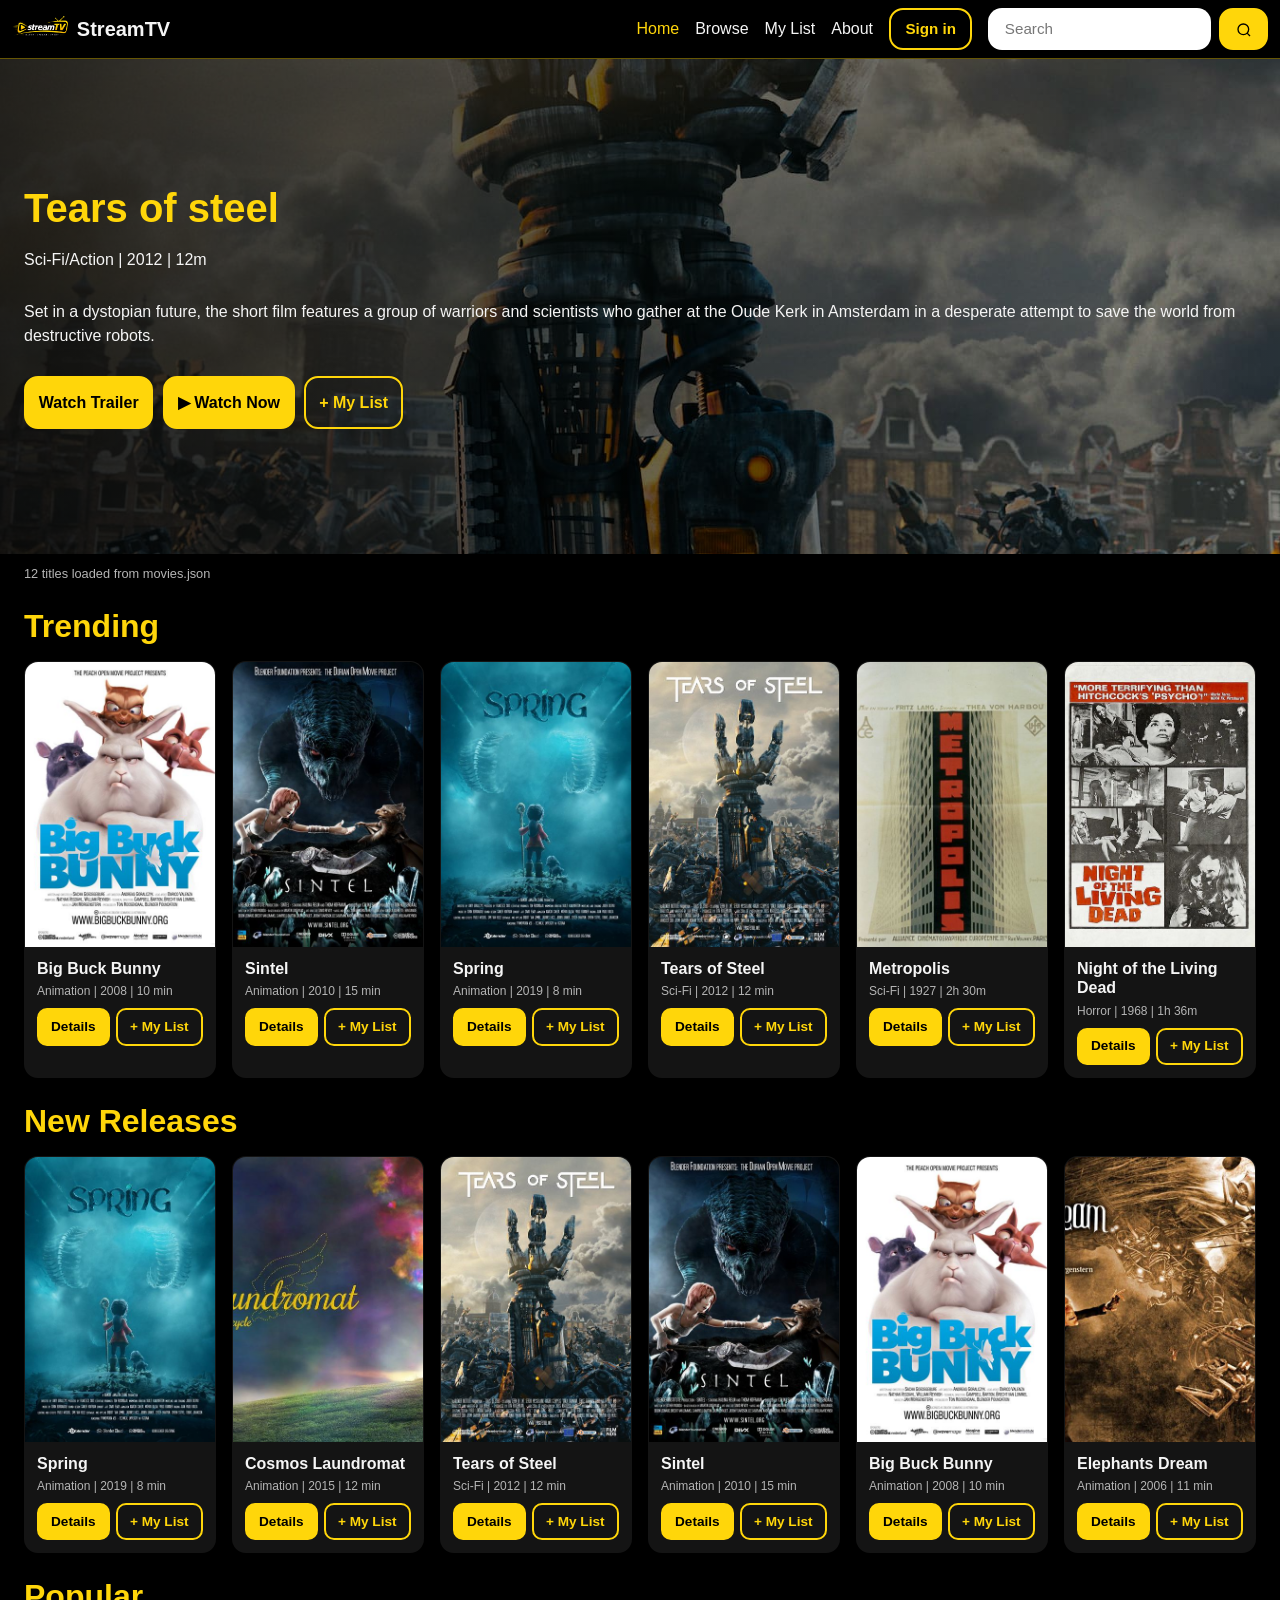
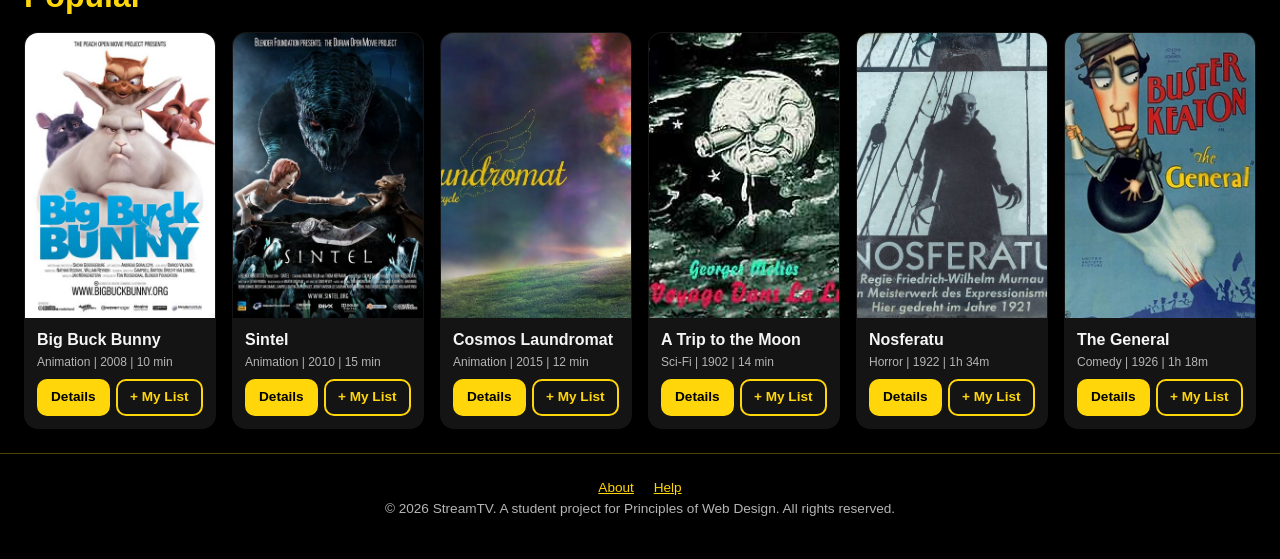
<file: index.html>
<!DOCTYPE html>
<html lang="en">
<head>
    <meta charset="UTF-8">
    <meta name="viewport" content="width=device-width, initial-scale=1.0">
    <title>StreamTV | Home</title>
    <link href="https://cdn.jsdelivr.net/npm/bootstrap@5.3.3/dist/css/bootstrap.min.css" rel="stylesheet">
    <link rel="stylesheet" href="streamtv.css">
</head>
<body>
    <header>
        <nav class="navbar navbar-expand-lg navbar-dark" aria-label="Main navigation">
            <div class="container-fluid">
                <a class="navbar-brand" href="index.html">
                    <img src="STREAMTV.webp" alt="StreamTV logo" height="32">
                    <span>StreamTV</span>
                </a>
                <button class="navbar-toggler" type="button" data-bs-toggle="collapse" data-bs-target="#mainNav" aria-controls="mainNav" aria-expanded="false" aria-label="Toggle navigation">
                    <span class="navbar-toggler-icon"></span>
                </button>
                <div class="collapse navbar-collapse" id="mainNav">
                    <ul class="navbar-nav ms-auto mb-2 mb-lg-0 align-items-lg-center">
                        <li class="nav-item"><a class="nav-link active" aria-current="page" href="index.html">Home</a></li>
                        <li class="nav-item"><a class="nav-link" href="browse.html">Browse</a></li>
                        <li class="nav-item"><a class="nav-link" href="mylist.html">My List</a></li>
                        <li class="nav-item"><a class="nav-link" href="about.html">About</a></li>
                        <li id="signinItem" class="nav-item"><a class="btn btn-outline-warning ms-lg-2" href="signin.html">Sign in</a></li>
                        <li id="logoutItem" class="nav-item" hidden><button type="button" id="logoutBtn" class="btn btn-outline-warning ms-lg-2">Log out</button></li>
                    </ul>
                    <form class="d-flex ms-lg-3" role="search">
                        <label for="search_input" class="visually-hidden">Search</label>
                        <input class="form-control me-2" type="search" id="search_input" placeholder="Search">
                        <button class="btn btn-warning" type="submit" aria-label="search">
                             <svg width="16" height="16" viewBox="0 0 24 24" fill="none" stroke="currentColor" stroke-width="2">
                                 <circle cx="11" cy="11" r="8"></circle>
                                 <line x1="21" y1="21" x2="16.65" y2="16.65"></line>
                             </svg>
                        </button>
                    </form>
                </div>
            </div>
        </nav>
    </header>

    <main>
        <section id="Hero" aria-labelledby="hero-title">
            <h1 id="hero-title">Tears of steel</h1>
            <p>Sci-Fi/Action | 2012 | 12m</p>
            <p>Set in a dystopian future, the short film features a group of warriors and scientists who gather at the Oude Kerk in Amsterdam in a desperate attempt to save the world from destructive robots.</p>
            <div class="hero-buttons">
                <a href="https://www.youtube.com/watch?v=R6MlUcmOul8" target="_blank" rel="noopener" class="btn btn-warning">Watch Trailer</a>
                <button type="button" id="heroWatchBtn" class="btn btn-warning" data-id="6">▶ Watch Now</button>
                <button type="button" id="heroListBtn" class="btn btn-outline-warning list-btn" data-id="6">+ My List</button>
            </div>
        </section>

        <p id="Data_status" class="data-status" role="status" aria-live="polite"></p>

        <section id="Trending">
            <h2>Trending</h2>
            <div id="Trending-row"></div>
        </section>

        <section id="New_releases">
            <h2>New Releases</h2>
            <div id="New_releases-row"></div>
        </section>

        <section id="Popular">
            <h2>Popular</h2>
            <div id="Popular-row"></div>
        </section>

    </main>

    <footer>
        <nav aria-label="Footer navigation">
            <a href="about.html">About</a>
            <a href="about.html#faq">Help</a>
        </nav>
        <p>&copy; 2026 StreamTV. A student project for Principles of Web Design. All rights reserved.</p>
    </footer>

    <script src="https://cdn.jsdelivr.net/npm/bootstrap@5.3.3/dist/js/bootstrap.bundle.min.js"></script>
    <script src="nav.js"></script>
    <script src="movies.js"></script>
    <script src="data.js"></script>
    <script src="list.js"></script>
    <script src="cards.js"></script>
    <script src="home.js"></script>
</body>
</html>
</file>
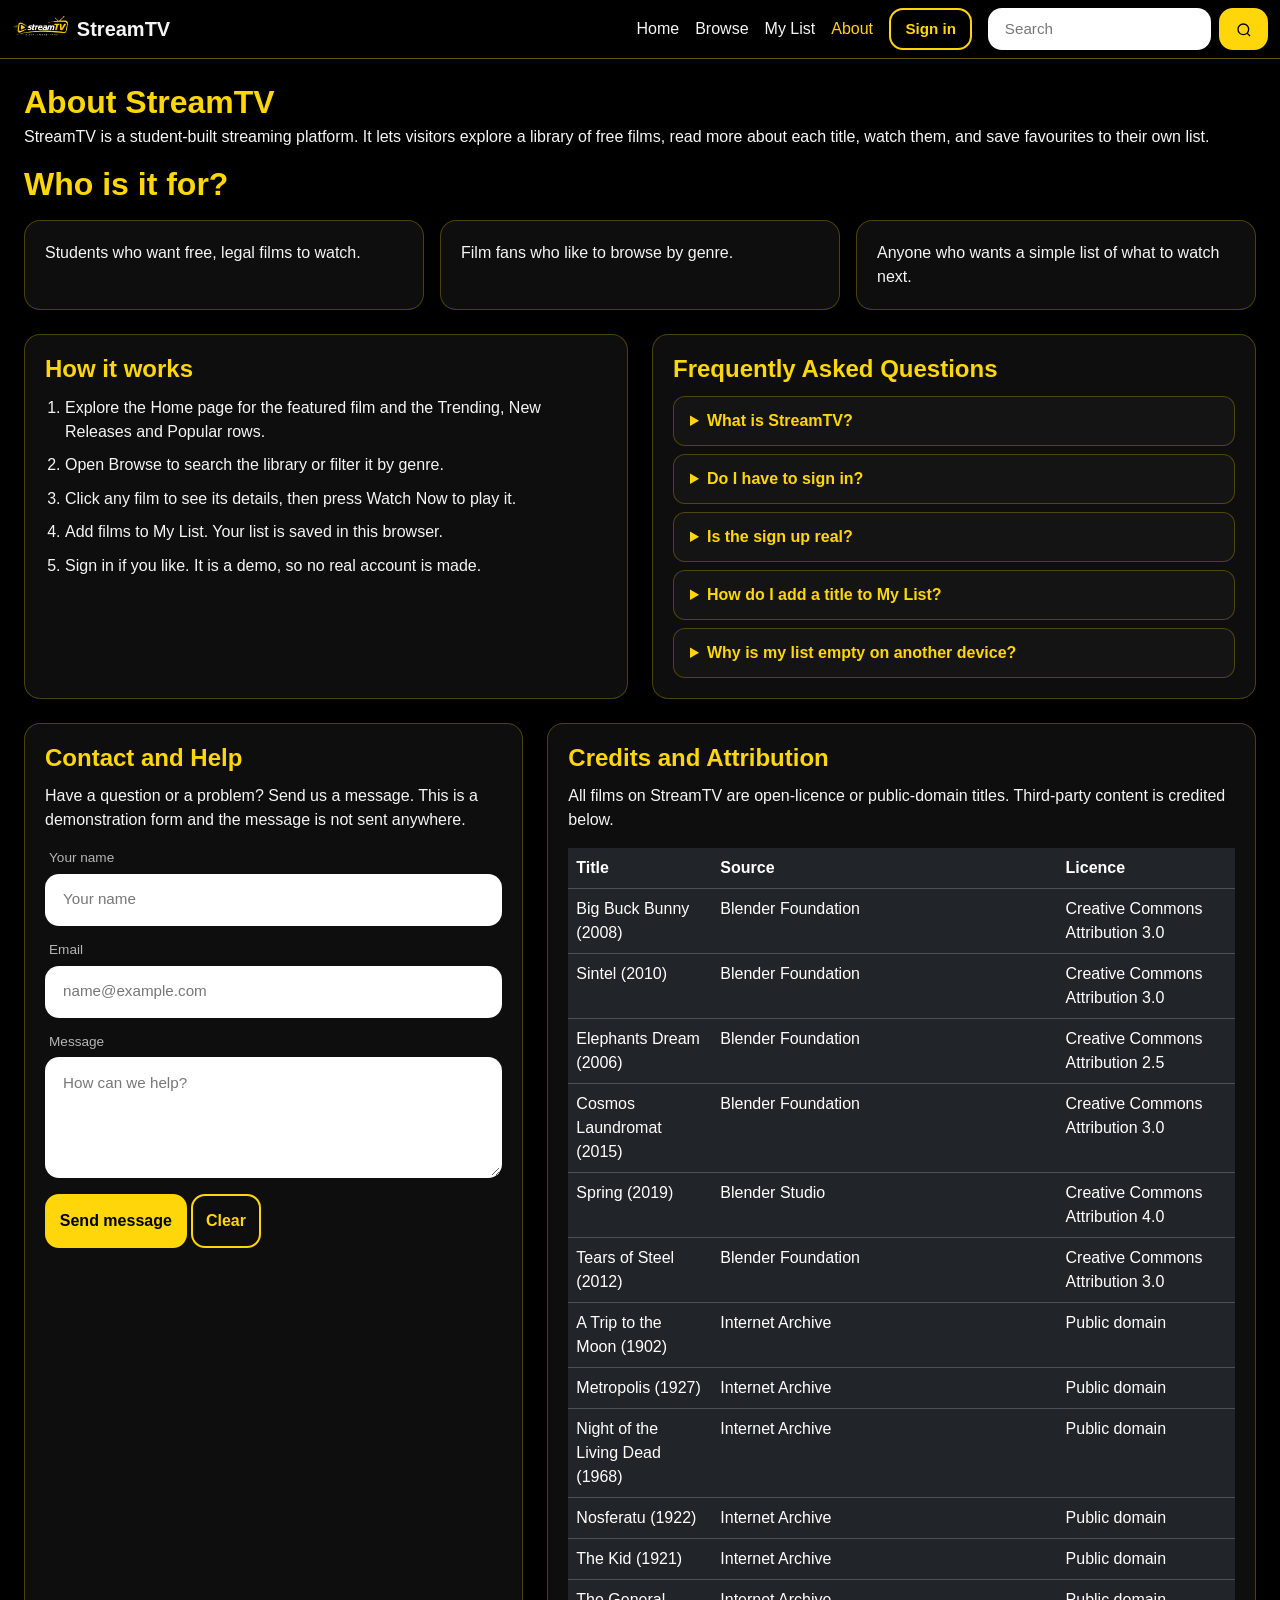
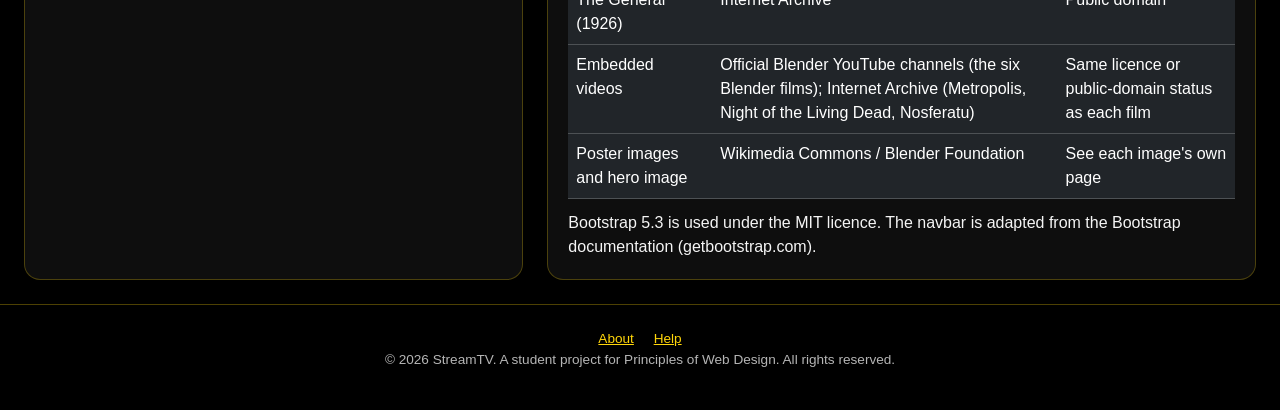
<file: about.html>
<!DOCTYPE html>
<html lang="en">
<head>
    <meta charset="UTF-8">
    <meta name="viewport" content="width=device-width, initial-scale=1.0">
    <title>StreamTV | About and Help</title>
    <link href="https://cdn.jsdelivr.net/npm/bootstrap@5.3.3/dist/css/bootstrap.min.css" rel="stylesheet">
    <link rel="stylesheet" href="streamtv.css">
</head>
<body>
    <header>
        <nav class="navbar navbar-expand-lg navbar-dark" aria-label="Main navigation">
            <div class="container-fluid">
                <a class="navbar-brand" href="index.html">
                    <img src="STREAMTV.webp" alt="StreamTV logo" height="32">
                    <span>StreamTV</span>
                </a>
                <button class="navbar-toggler" type="button" data-bs-toggle="collapse" data-bs-target="#mainNav" aria-controls="mainNav" aria-expanded="false" aria-label="Toggle navigation">
                    <span class="navbar-toggler-icon"></span>
                </button>
                <div class="collapse navbar-collapse" id="mainNav">
                    <ul class="navbar-nav ms-auto mb-2 mb-lg-0 align-items-lg-center">
                        <li class="nav-item"><a class="nav-link" href="index.html">Home</a></li>
                        <li class="nav-item"><a class="nav-link" href="browse.html">Browse</a></li>
                        <li class="nav-item"><a class="nav-link" href="mylist.html">My List</a></li>
                        <li class="nav-item"><a class="nav-link active" aria-current="page" href="about.html">About</a></li>
                        <li id="signinItem" class="nav-item"><a class="btn btn-outline-warning ms-lg-2" href="signin.html">Sign in</a></li>
                        <li id="logoutItem" class="nav-item" hidden><button type="button" id="logoutBtn" class="btn btn-outline-warning ms-lg-2">Log out</button></li>
                    </ul>
                    <form class="d-flex ms-lg-3" role="search">
                        <label for="search_input" class="visually-hidden">Search</label>
                        <input class="form-control me-2" type="search" id="search_input" placeholder="Search">
                        <button class="btn btn-warning" type="submit" aria-label="search">
                             <svg width="16" height="16" viewBox="0 0 24 24" fill="none" stroke="currentColor" stroke-width="2">
                                 <circle cx="11" cy="11" r="8"></circle>
                                 <line x1="21" y1="21" x2="16.65" y2="16.65"></line>
                             </svg>
                        </button>
                    </form>
                </div>
            </div>
        </nav>
    </header>

    <main>
        <section id="About" aria-labelledby="about-title">
            <h1 id="about-title">About StreamTV</h1>
            <p>StreamTV is a student-built streaming platform. It lets visitors explore a library of free films, read more about each title, watch them, and save favourites to their own list.</p>

            <h2>Who is it for?</h2>
            <div class="row g-3">
                <div class="col-md-4"><div class="about-panel"><p>Students who want free, legal films to watch.</p></div></div>
                <div class="col-md-4"><div class="about-panel"><p>Film fans who like to browse by genre.</p></div></div>
                <div class="col-md-4"><div class="about-panel"><p>Anyone who wants a simple list of what to watch next.</p></div></div>
            </div>
        </section>

        <section id="HowFaq" aria-label="How it works and frequently asked questions">
            <div class="row g-4">
                <div class="col-lg-6">
                    <div class="about-panel">
                        <h2 id="how-title">How it works</h2>
                        <ol>
                            <li>Explore the Home page for the featured film and the Trending, New Releases and Popular rows.</li>
                            <li>Open Browse to search the library or filter it by genre.</li>
                            <li>Click any film to see its details, then press Watch Now to play it.</li>
                            <li>Add films to My List. Your list is saved in this browser.</li>
                            <li>Sign in if you like. It is a demo, so no real account is made.</li>
                        </ol>
                    </div>
                </div>
                <div class="col-lg-6" id="faq">
                    <div class="about-panel">
                        <h2 id="faq-title">Frequently Asked Questions</h2>

                        <details>
                            <summary>What is StreamTV?</summary>
                            <p>StreamTV is a student project for Principles of Web Design. It is not a real streaming service.</p>
                        </details>

                        <details>
                            <summary>Do I have to sign in?</summary>
                            <p>No. You can browse and watch without signing in. Signing in is a demonstration and only changes the Sign in button to Log out.</p>
                        </details>

                        <details>
                            <summary>Is the sign up real?</summary>
                            <p>No. The sign up and sign in forms are demonstrations. No account is created and no password is stored.</p>
                        </details>

                        <details>
                            <summary>How do I add a title to My List?</summary>
                            <p>Press + My List on any film, on any page, or open the film and press it there.</p>
                        </details>

                        <details>
                            <summary>Why is my list empty on another device?</summary>
                            <p>My List is saved in your browser, so it does not follow you to other browsers or devices.</p>
                        </details>
                    </div>
                </div>
            </div>
        </section>

        <section id="ContactCredits" aria-label="Contact and credits">
            <div class="row g-4">
                <div class="col-lg-5" id="Contact">
                    <div class="about-panel">
                        <h2 id="contact-title">Contact and Help</h2>
                        <p>Have a question or a problem? Send us a message. This is a demonstration form and the message is not sent anywhere.</p>

                        <form id="Contact_form">
                            <label for="contact_name">Your name</label>
                            <input type="text" class="form-control" id="contact_name" placeholder="Your name" required minlength="2" pattern="[A-Za-z\u00C0-\u00FF' \-]{2,}" title="Letters only, no numbers" autocomplete="name">

                            <label for="contact_email">Email</label>
                            <input type="email" class="form-control" id="contact_email" placeholder="name@example.com" required>

                            <label for="contact_message">Message</label>
                            <textarea class="form-control" id="contact_message" rows="4" placeholder="How can we help?" required minlength="10"></textarea>

                            <button type="submit" class="btn btn-warning mt-3">Send message</button>
                            <button type="reset" class="btn btn-outline-warning mt-3">Clear</button>
                        </form>

                        <p id="Contact_status" role="status" aria-live="polite"></p>
                    </div>
                </div>

                <div class="col-lg-7" id="Credits">
                    <div class="about-panel">
                        <h2 id="credits-title">Credits and Attribution</h2>
                        <p>All films on StreamTV are open-licence or public-domain titles. Third-party content is credited below.</p>

                        <div class="table-responsive">
                            <table class="table table-dark">
                                <thead>
                                    <tr><th>Title</th><th>Source</th><th>Licence</th></tr>
                                </thead>
                                <tbody>
                                    <tr><td>Big Buck Bunny (2008)</td><td>Blender Foundation</td><td>Creative Commons Attribution 3.0</td></tr>
                                    <tr><td>Sintel (2010)</td><td>Blender Foundation</td><td>Creative Commons Attribution 3.0</td></tr>
                                    <tr><td>Elephants Dream (2006)</td><td>Blender Foundation</td><td>Creative Commons Attribution 2.5</td></tr>
                                    <tr><td>Cosmos Laundromat (2015)</td><td>Blender Foundation</td><td>Creative Commons Attribution 3.0</td></tr>
                                    <tr><td>Spring (2019)</td><td>Blender Studio</td><td>Creative Commons Attribution 4.0</td></tr>
                                    <tr><td>Tears of Steel (2012)</td><td>Blender Foundation</td><td>Creative Commons Attribution 3.0</td></tr>
                                    <tr><td>A Trip to the Moon (1902)</td><td>Internet Archive</td><td>Public domain</td></tr>
                                    <tr><td>Metropolis (1927)</td><td>Internet Archive</td><td>Public domain</td></tr>
                                    <tr><td>Night of the Living Dead (1968)</td><td>Internet Archive</td><td>Public domain</td></tr>
                                    <tr><td>Nosferatu (1922)</td><td>Internet Archive</td><td>Public domain</td></tr>
                                    <tr><td>The Kid (1921)</td><td>Internet Archive</td><td>Public domain</td></tr>
                                    <tr><td>The General (1926)</td><td>Internet Archive</td><td>Public domain</td></tr>
                                    <tr><td>Embedded videos</td><td>Official Blender YouTube channels (the six Blender films); Internet Archive (Metropolis, Night of the Living Dead, Nosferatu)</td><td>Same licence or public-domain status as each film</td></tr>
                                    <tr><td>Poster images and hero image</td><td>Wikimedia Commons / Blender Foundation</td><td>See each image's own page</td></tr>
                                </tbody>
                            </table>
                        </div>

                        <p>Bootstrap 5.3 is used under the MIT licence. The navbar is adapted from the Bootstrap documentation (getbootstrap.com).</p>
                    </div>
                </div>
            </div>
        </section>
    </main>

    <footer>
        <nav aria-label="Footer navigation">
            <a href="about.html">About</a>
            <a href="about.html#faq">Help</a>
        </nav>
        <p>&copy; 2026 StreamTV. A student project for Principles of Web Design. All rights reserved.</p>
    </footer>

    <script src="https://cdn.jsdelivr.net/npm/bootstrap@5.3.3/dist/js/bootstrap.bundle.min.js"></script>
    <script src="nav.js"></script>
    <script src="validate.js"></script>
    <script src="about.js"></script>
</body>
</html>
</file>
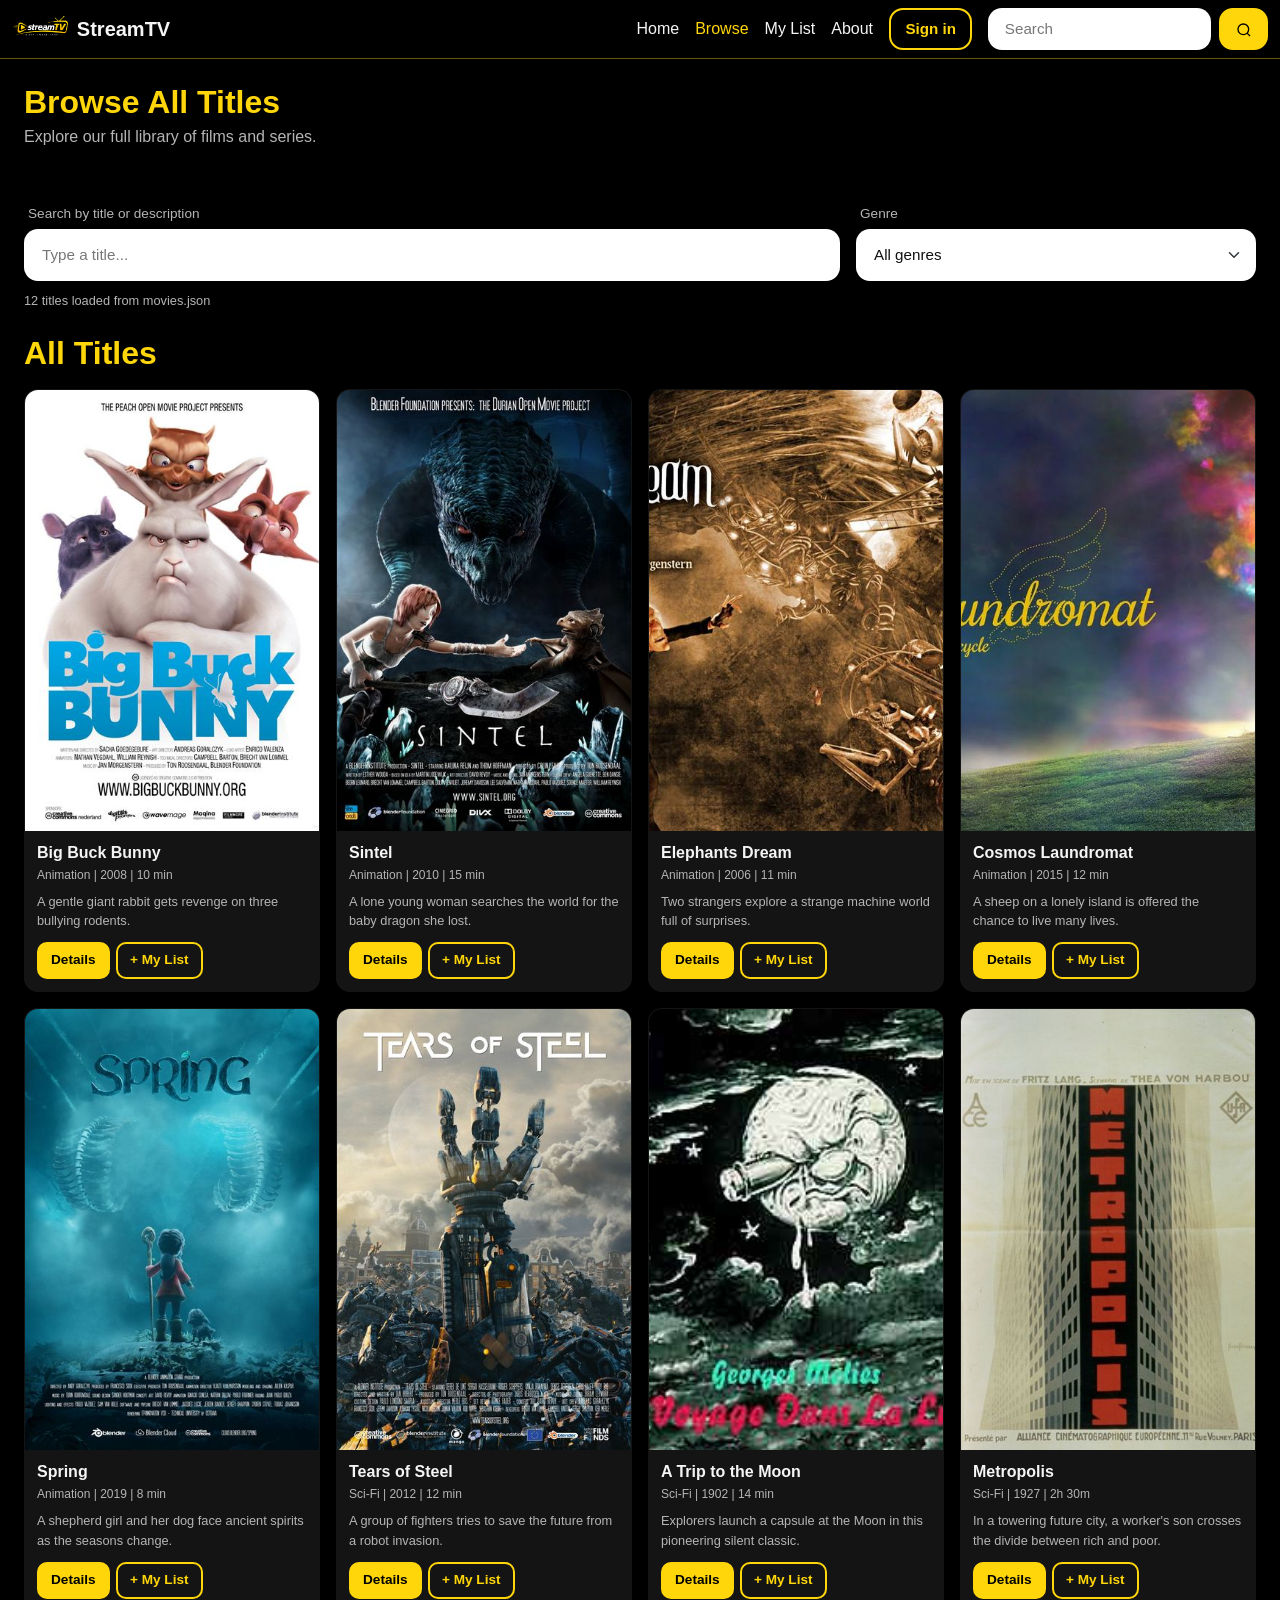
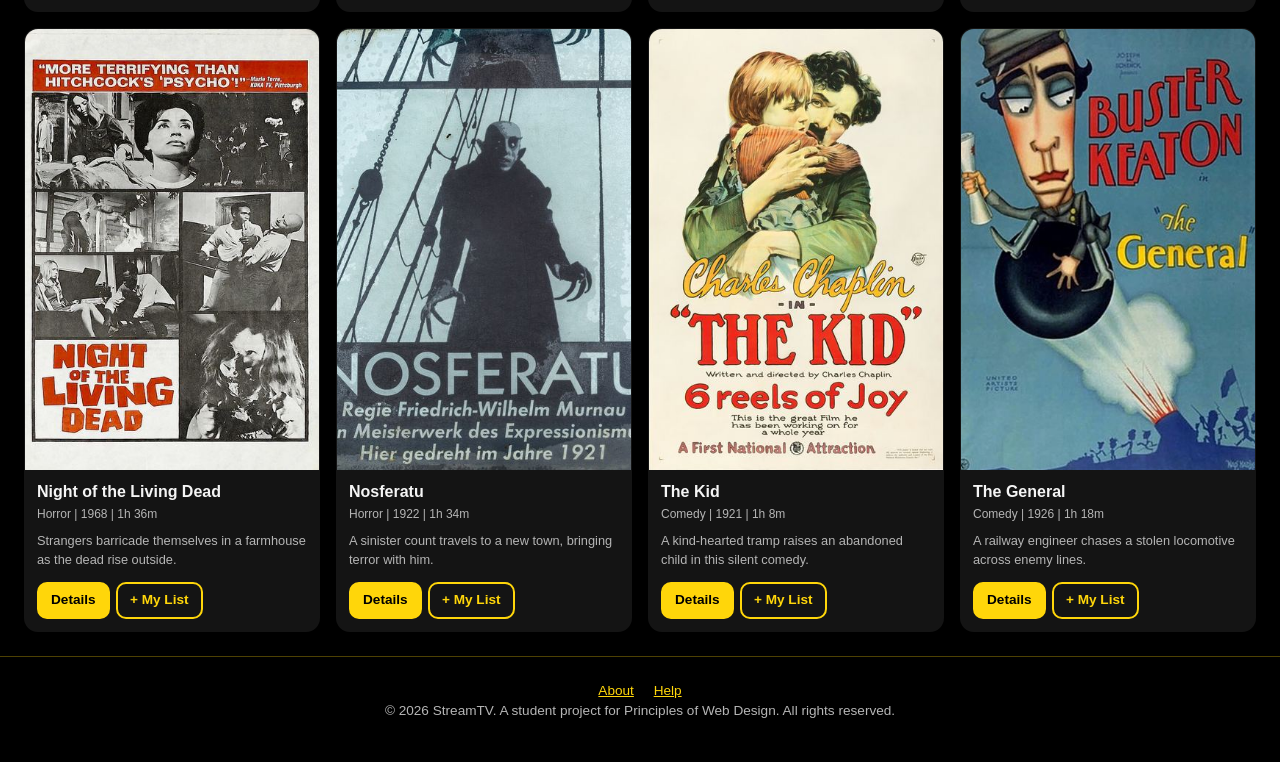
<file: browse.html>
<!DOCTYPE html>
<html lang="en">
<head>
    <meta charset="UTF-8">
    <meta name="viewport" content="width=device-width, initial-scale=1.0">
    <title>StreamTV | Browse</title>
    <link href="https://cdn.jsdelivr.net/npm/bootstrap@5.3.3/dist/css/bootstrap.min.css" rel="stylesheet">
    <link rel="stylesheet" href="streamtv.css">
</head>
<body>
    <header>
        <nav class="navbar navbar-expand-lg navbar-dark" aria-label="Main navigation">
            <div class="container-fluid">
                <a class="navbar-brand" href="index.html">
                    <img src="STREAMTV.webp" alt="StreamTV logo" height="32">
                    <span>StreamTV</span>
                </a>
                <button class="navbar-toggler" type="button" data-bs-toggle="collapse" data-bs-target="#mainNav" aria-controls="mainNav" aria-expanded="false" aria-label="Toggle navigation">
                    <span class="navbar-toggler-icon"></span>
                </button>
                <div class="collapse navbar-collapse" id="mainNav">
                    <ul class="navbar-nav ms-auto mb-2 mb-lg-0 align-items-lg-center">
                        <li class="nav-item"><a class="nav-link" href="index.html">Home</a></li>
                        <li class="nav-item"><a class="nav-link active" aria-current="page" href="browse.html">Browse</a></li>
                        <li class="nav-item"><a class="nav-link" href="mylist.html">My List</a></li>
                        <li class="nav-item"><a class="nav-link" href="about.html">About</a></li>
                        <li id="signinItem" class="nav-item"><a class="btn btn-outline-warning ms-lg-2" href="signin.html">Sign in</a></li>
                        <li id="logoutItem" class="nav-item" hidden><button type="button" id="logoutBtn" class="btn btn-outline-warning ms-lg-2">Log out</button></li>
                    </ul>
                    <form class="d-flex ms-lg-3" role="search">
                        <label for="search_input" class="visually-hidden">Search</label>
                        <input class="form-control me-2" type="search" id="search_input" placeholder="Search">
                        <button class="btn btn-warning" type="submit" aria-label="search">
                             <svg width="16" height="16" viewBox="0 0 24 24" fill="none" stroke="currentColor" stroke-width="2">
                                 <circle cx="11" cy="11" r="8"></circle>
                                 <line x1="21" y1="21" x2="16.65" y2="16.65"></line>
                             </svg>
                        </button>
                    </form>
                </div>
            </div>
        </nav>
    </header>

    <main>
        <section id="Browse_heading">
            <h1>Browse All Titles</h1>
            <p>Explore our full library of films and series.</p>
        </section>

        <section id="Filters" aria-label="Search and filter the library">
            <form class="row g-3">
                <div class="col-12 col-md-8">
                    <label for="browse_search">Search by title or description</label>
                    <input type="search" class="form-control" id="browse_search" placeholder="Type a title...">
                </div>
                <div class="col-12 col-md-4">
                    <label for="genre_filter">Genre</label>
                    <select id="genre_filter" class="form-select">
                        <option value="all">All genres</option>
                        <option value="Animation">Animation</option>
                        <option value="Sci-Fi">Sci-Fi</option>
                        <option value="Horror">Horror</option>
                        <option value="Comedy">Comedy</option>
                    </select>
                </div>
            </form>
        </section>

        <p id="Data_status" class="data-status" role="status" aria-live="polite"></p>

        <section id="Library" aria-label="Library of titles">
            <h2>All Titles</h2>
            <div id="Library-grid" class="row g-3"></div>
            <p id="No_results" hidden>No titles match your search.</p>
        </section>

    </main>

    <footer>
        <nav aria-label="Footer navigation">
            <a href="about.html">About</a>
            <a href="about.html#faq">Help</a>
        </nav>
        <p>&copy; 2026 StreamTV. A student project for Principles of Web Design. All rights reserved.</p>
    </footer>

    <script src="https://cdn.jsdelivr.net/npm/bootstrap@5.3.3/dist/js/bootstrap.bundle.min.js"></script>
    <script src="nav.js"></script>
    <script src="movies.js"></script>
    <script src="data.js"></script>
    <script src="list.js"></script>
    <script src="cards.js"></script>
    <script src="browse.js"></script>
</body>
</html>
</file>
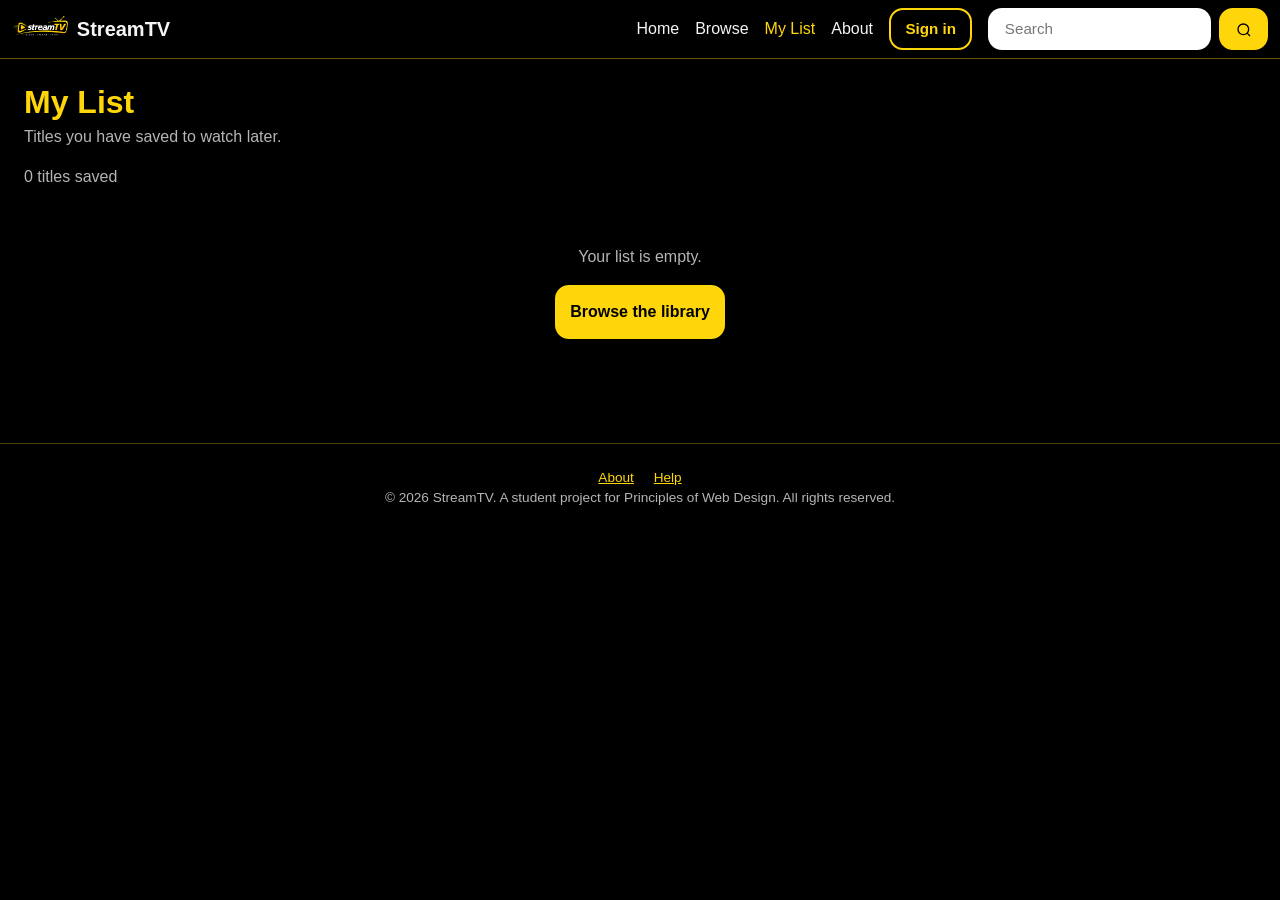
<file: mylist.html>
<!DOCTYPE html>
<html lang="en">
<head>
    <meta charset="UTF-8">
    <meta name="viewport" content="width=device-width, initial-scale=1.0">
    <title>StreamTV | My List</title>
    <link href="https://cdn.jsdelivr.net/npm/bootstrap@5.3.3/dist/css/bootstrap.min.css" rel="stylesheet">
    <link rel="stylesheet" href="streamtv.css">
</head>
<body>
    <header>
        <nav class="navbar navbar-expand-lg navbar-dark" aria-label="Main navigation">
            <div class="container-fluid">
                <a class="navbar-brand" href="index.html">
                    <img src="STREAMTV.webp" alt="StreamTV logo" height="32">
                    <span>StreamTV</span>
                </a>
                <button class="navbar-toggler" type="button" data-bs-toggle="collapse" data-bs-target="#mainNav" aria-controls="mainNav" aria-expanded="false" aria-label="Toggle navigation">
                    <span class="navbar-toggler-icon"></span>
                </button>
                <div class="collapse navbar-collapse" id="mainNav">
                    <ul class="navbar-nav ms-auto mb-2 mb-lg-0 align-items-lg-center">
                        <li class="nav-item"><a class="nav-link" href="index.html">Home</a></li>
                        <li class="nav-item"><a class="nav-link" href="browse.html">Browse</a></li>
                        <li class="nav-item"><a class="nav-link active" aria-current="page" href="mylist.html">My List</a></li>
                        <li class="nav-item"><a class="nav-link" href="about.html">About</a></li>
                        <li id="signinItem" class="nav-item"><a class="btn btn-outline-warning ms-lg-2" href="signin.html">Sign in</a></li>
                        <li id="logoutItem" class="nav-item" hidden><button type="button" id="logoutBtn" class="btn btn-outline-warning ms-lg-2">Log out</button></li>
                    </ul>
                    <form class="d-flex ms-lg-3" role="search">
                        <label for="search_input" class="visually-hidden">Search</label>
                        <input class="form-control me-2" type="search" id="search_input" placeholder="Search">
                        <button class="btn btn-warning" type="submit" aria-label="search">
                             <svg width="16" height="16" viewBox="0 0 24 24" fill="none" stroke="currentColor" stroke-width="2">
                                 <circle cx="11" cy="11" r="8"></circle>
                                 <line x1="21" y1="21" x2="16.65" y2="16.65"></line>
                             </svg>
                        </button>
                    </form>
                </div>
            </div>
        </nav>
    </header>

    <main>
        <section id="Mylist_heading">
            <h1>My List</h1>
            <p>Titles you have saved to watch later.</p>
            <p id="Mylist_count"></p>
        </section>

        <section id="Mylist" aria-label="Your saved titles">
            <div id="Mylist-grid" class="row g-3"></div>

            <div id="Mylist_empty" hidden>
                <p>Your list is empty.</p>
                <a href="browse.html" class="btn btn-warning">Browse the library</a>
            </div>
        </section>

        <section id="Mylist_actions" aria-label="List actions">
            <button type="button" id="Clear_list" class="btn btn-outline-warning">Clear my list</button>
        </section>

        <p id="Mylist_message" role="status" aria-live="polite"></p>
    </main>

    <footer>
        <nav aria-label="Footer navigation">
            <a href="about.html">About</a>
            <a href="about.html#faq">Help</a>
        </nav>
        <p>&copy; 2026 StreamTV. A student project for Principles of Web Design. All rights reserved.</p>
    </footer>

    <script src="https://cdn.jsdelivr.net/npm/bootstrap@5.3.3/dist/js/bootstrap.bundle.min.js"></script>
    <script src="nav.js"></script>
    <script src="movies.js"></script>
    <script src="data.js"></script>
    <script src="list.js"></script>
    <script src="cards.js"></script>
    <script src="mylist.js"></script>
</body>
</html>
</file>
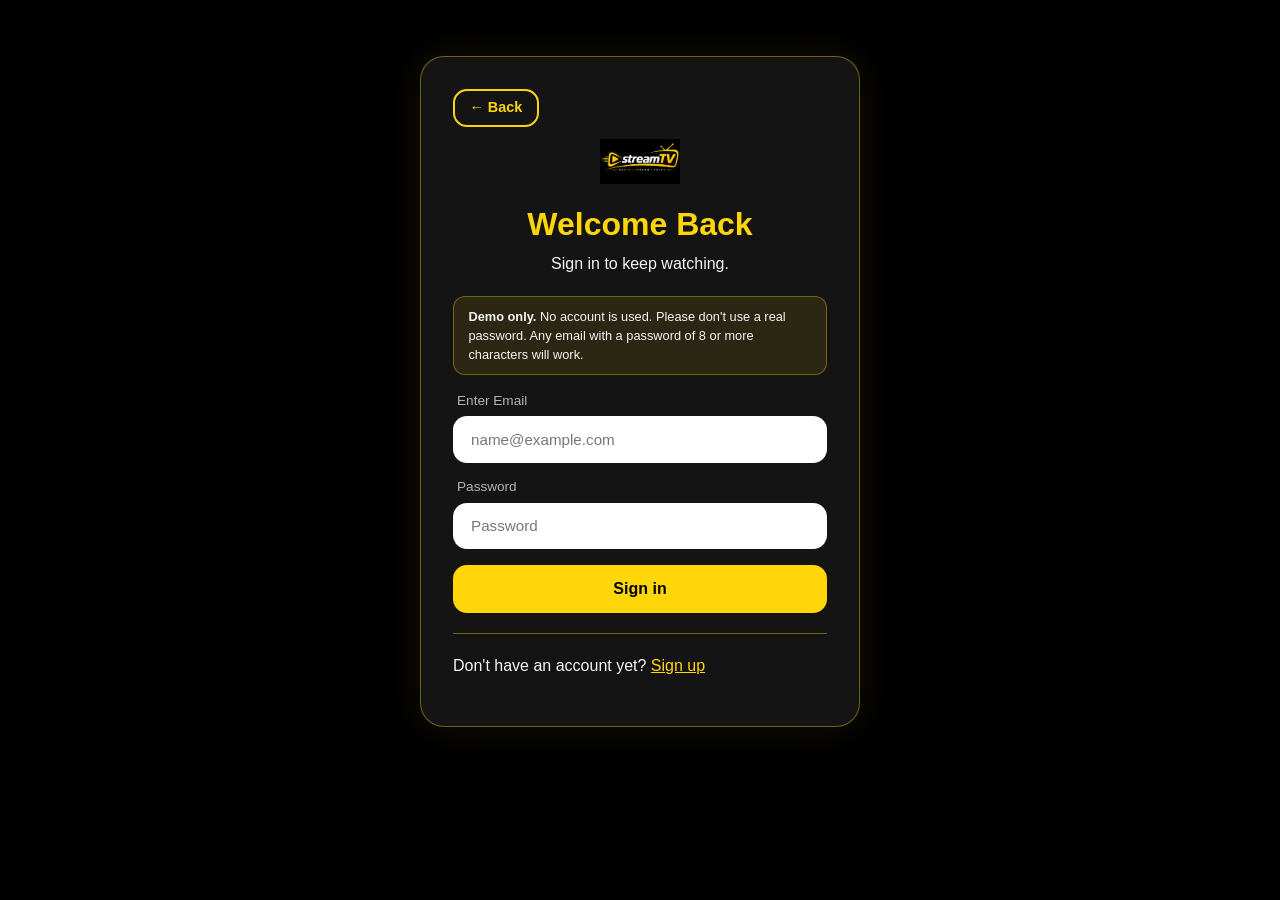
<file: signin.html>
<!DOCTYPE html>
<html lang="en">
<head>
    <meta charset="UTF-8">
    <meta name="viewport" content="width=device-width, initial-scale=1.0">
    <title>StreamTV | Sign In</title>
    <link rel="stylesheet" href="streamtv.css">
</head>
<body class="form-page">
<main>
    <div class="form-box">
        <a href="index.html" id="backBtn" class="back-btn">&larr; Back</a>
        <img src="STREAMTV.webp" alt="StreamTV logo: a black and yellow TV and remote">
        <h2>Welcome Back</h2>
        <h3>Sign in to keep watching.</h3>
        <form>
            <p class="demo-note"><strong>Demo only.</strong> No account is used. Please don't use a real password. Any email with a password of 8 or more characters will work.</p>

            <div>
                <label for="Email">Enter Email</label>
                <input type="email" id="Email" placeholder="name@example.com" required class="form-control">
            </div>

            <div>
                <label for="Password">Password</label>
                <input type="password" id="Password" placeholder="Password" required minlength="8" class="form-control">
            </div>

            <div id="message" role="alert"></div>

            <button type="submit" class="btn btn-warning btn-full">Sign in</button>
            <hr>
            <p>Don't have an account yet? <a href="signup.html">Sign up</a></p>
        </form>
    </div>
</main>
<script src="nav.js"></script>
<script src="signin.js"></script>
</body>
</html>
</file>
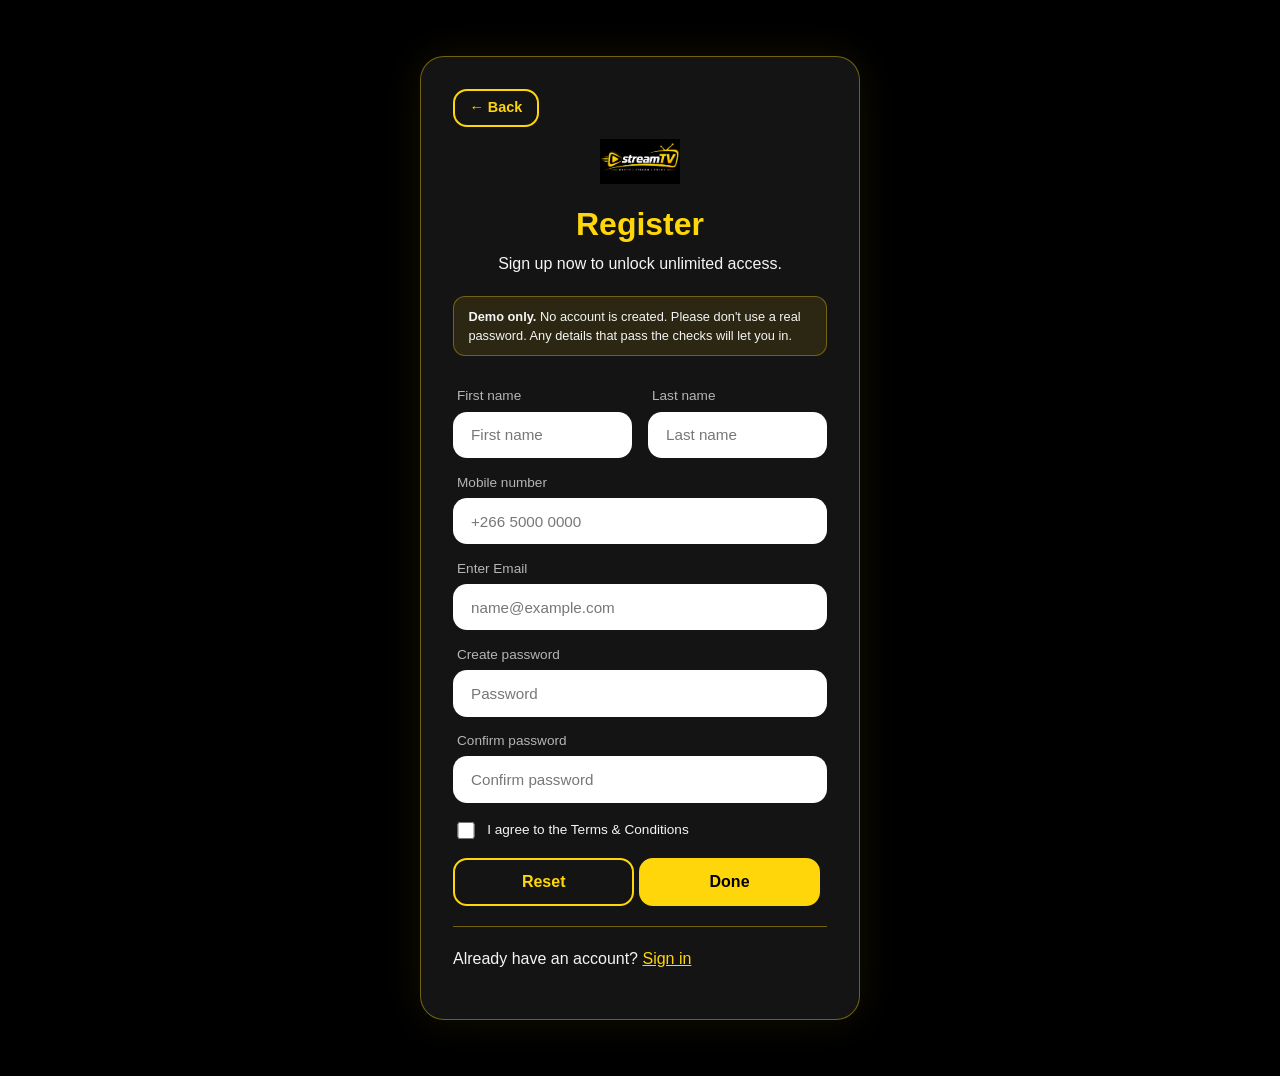
<file: signup.html>
<!DOCTYPE html>
<html lang="en">
<head>
    <meta charset="UTF-8">
    <meta name="viewport" content="width=device-width, initial-scale=1.0">
    <title>StreamTV | Sign Up</title>
    <link rel="stylesheet" href="streamtv.css">
</head>
<body class="form-page">
<main>
<form>
  <div class="form-box">
    <a href="index.html" id="backBtn" class="back-btn">&larr; Back</a>
    <img src="STREAMTV.webp" alt="StreamTV logo: a black and yellow TV and remote">

    <h2>Register</h2>
    <h3>Sign up now to unlock unlimited access.</h3>

    <p class="demo-note"><strong>Demo only.</strong> No account is created. Please don't use a real password. Any details that pass the checks will let you in.</p>

    <div class="name-row">
      <div>
        <label for="Fname">First name</label>
        <input type="text" id="Fname" placeholder="First name" required minlength="2" pattern="[A-Za-zÀ-ÿ' \-]{2,}" title="Letters only, no numbers" autocomplete="given-name" class="form-control">
      </div>
      <div>
        <label for="Lname">Last name</label>
        <input type="text" id="Lname" placeholder="Last name" required minlength="2" pattern="[A-Za-zÀ-ÿ' \-]{2,}" title="Letters only, no numbers" autocomplete="family-name" class="form-control">
      </div>
    </div>

    <div>
      <label for="Mobilenumber">Mobile number</label>
      <input type="tel" id="Mobilenumber" placeholder="+266 5000 0000" required pattern="[0-9+ ]{8,15}" class="form-control">
    </div>

    <div>
      <label for="Email">Enter Email</label>
      <input type="email" id="Email" placeholder="name@example.com" required class="form-control">
    </div>

    <div>
      <label for="Password">Create password</label>
      <input type="password" id="Password" placeholder="Password" required minlength="8" class="form-control">
    </div>

    <div>
      <label for="Confirm_password">Confirm password</label>
      <input type="password" id="Confirm_password" placeholder="Confirm password" required minlength="8" class="form-control">
    </div>

    <div class="form-check">
      <input type="checkbox" id="terms" class="form-check-input" required>
      <label for="terms" class="form-check-label">I agree to the Terms &amp; Conditions</label>
    </div>

    <div id="message" role="alert"></div>

    <button type="reset" class="btn btn-secondary">Reset</button>
    <button type="submit" class="btn btn-warning">Done</button>
    <hr>
    <p>Already have an account? <a href="signin.html">Sign in</a></p>
  </div>
</form>
</main>
<script src="nav.js"></script>
<script src="validate.js"></script>
<script src="script.js"></script>
</body>
</html>
</file>
<file: streamtv.css>
/* COLOUR VARIABLES */
:root {
  --black: #000000;
  --card: #141414;
  --yellow: #FFD60A;
  --yellow-dark: #E6BE00;
  --white: #F5F5F5;
  --muted: #B5B5B5;
}

/*  RESET */
* {
  box-sizing: border-box;
}

/* BODY */
body {
  margin: 0;
  background: var(--black);
  color: var(--white);
  font-family: Arial, sans-serif;
  line-height: 1.5;
}

/* only the sign up and sign in pages get padding around the card */
body.form-page {
  padding: 1.5rem 1rem;
}

html,
body {
  overflow-x: hidden;
}

img {
  max-width: 100%;
}

/* FORM CARD (sign up and sign in) */
.form-box {
  max-width: 440px;
  margin: 2rem auto;
  padding: 2rem;
  background: var(--card);
  border: 1px solid rgba(255, 214, 10, 0.4);
  border-radius: 24px;
  box-shadow: 0 0 40px rgba(255, 214, 10, 0.08);
}

.form-box > img {
  display: block;
  width: 80px;
  height: auto;
  margin: 0 auto 1rem;
}

/* HEADINGS */
h1 {
  margin: 0 0 0.25rem;
  color: var(--yellow);
  font-size: 2rem;
  font-weight: 700;
}

h2 {
  margin: 0 0 0.25rem;
  color: var(--yellow);
  text-align: center;
  font-size: 2rem;
  font-weight: 700;
}

h3 {
  margin: 0 0 1.25rem;
  text-align: center;
  font-size: 1rem;
  font-weight: 400;
}

/* DEMO NOTE */
.demo-note {
  padding: 0.6rem 0.9rem;
  margin-bottom: 1rem;
  background: rgba(255, 214, 10, 0.1);
  border: 1px solid rgba(255, 214, 10, 0.35);
  border-radius: 12px;
  font-size: 0.8rem;
}

/* LABELS AND INPUTS */
label {
  display: block;
  margin: 0.9rem 0 0.3rem;
  padding-left: 0.25rem;
  font-size: 0.85rem;
  font-weight: 500;
  color: var(--muted);
}

.form-control {
  display: block;
  width: 100%;
  padding: 0.8rem 1rem;
  background: #FFFFFF;
  color: #111111;
  border: 2px solid transparent;
  border-radius: 14px;
  font-size: 0.95rem;
}

.form-control::placeholder {
  color: #777777;
}

/* FOCUS STATE */
.form-control:focus {
  outline: none;
  background: #FFFFFF;
  color: #111111;
  border-color: var(--yellow);
  box-shadow: 0 0 0 0.2rem rgba(255, 214, 10, 0.3);
}

.form-select {
  background-color: #FFFFFF;
  color: #111111;
  border: 2px solid transparent;
  border-radius: 14px;
  padding: 0.8rem 1rem;
  font-size: 0.95rem;
}

.form-select:focus {
  border-color: var(--yellow);
  box-shadow: 0 0 0 0.2rem rgba(255, 214, 10, 0.3);
}

.name-row {
  display: flex;
  gap: 1rem;
}

.name-row > div {
  flex: 1;
  min-width: 0;
}

/* CHECKBOX ROW */
.form-check {
  display: flex;
  align-items: center;
  gap: 0.6rem;
  margin: 1rem 0;
  font-size: 0.85rem;
}

.form-check-input {
  width: 1.1rem;
  height: 1.1rem;
  accent-color: var(--yellow);
}

.form-check-label {
  margin: 0;
  padding: 0;
  color: var(--white);
}

/* MESSAGES */
#message {
  margin-top: 1rem;
}

.alert {
  padding: 0.7rem 1rem;
  border-radius: 12px;
  font-size: 0.9rem;
}

.alert-success {
  background: rgba(255, 214, 10, 0.15);
  border: 1px solid var(--yellow);
}

.alert-danger {
  background: rgba(255, 107, 107, 0.15);
  border: 1px solid #FF6B6B;
}

/* BUTTONS */
.btn {
  padding: 0.8rem;
  border-radius: 14px;
  font-family: inherit;
  font-size: 1rem;
  font-weight: 600;
  cursor: pointer;
}

.btn-sm {
  padding: 0.4rem 0.75rem;
  font-size: 0.85rem;
  border-radius: 10px;
}

.btn-warning {
  background: var(--yellow);
  border: 2px solid var(--yellow);
  color: #000000;
}

.btn-secondary {
  background: transparent;
  border: 2px solid var(--yellow);
  color: var(--yellow);
}

/* HOVER STATES */
.btn-warning:hover {
  background: var(--yellow-dark);
  border-color: var(--yellow-dark);
  color: #000000;
}

.btn-secondary:hover {
  background: var(--yellow);
  color: #000000;
}

.btn-outline-warning {
  border: 2px solid var(--yellow);
  color: var(--yellow);
}

.btn-outline-warning:hover {
  background: var(--yellow);
  color: #000000;
}

.btn:focus-visible {
  outline: 3px solid #FFFFFF;
  outline-offset: 2px;
}

/* buttons inside the sign up / sign in card */
.form-box .btn {
  width: calc(50% - 0.35rem);
}

.form-box .btn-full {
  width: 100%;
}

hr {
  border: 0;
  border-top: 1px solid rgba(255, 214, 10, 0.4);
  margin: 1.25rem 0;
}

a {
  color: var(--yellow);
}

a:hover,
a:focus {
  color: var(--yellow-dark);
}

/* NAVBAR */
.navbar.navbar-dark {
  --bs-navbar-color: #F5F5F5;
  --bs-navbar-hover-color: #FFD60A;
  --bs-navbar-active-color: #FFD60A;
  --bs-navbar-brand-color: #F5F5F5;
  --bs-navbar-brand-hover-color: #FFD60A;
  background: #000000;
  border-bottom: 1px solid rgba(255, 214, 10, 0.4);
  padding: 0.5rem 0;
}

.navbar-brand {
  display: flex;
  align-items: center;
  gap: 0.5rem;
  font-weight: 700;
}

.navbar .btn {
  padding: 0.45rem 0.9rem;
  font-size: 0.95rem;
}

.navbar .form-control {
  padding: 0.45rem 0.9rem;
}

/* PAGE SECTIONS */
main section {
  padding: 1.5rem 1.5rem 0;
}

/* every section except the hero shares the same centred width, so the page has even side spaces */
main section:not(#Hero),
main > .data-status {
  width: 100%;
  max-width: 1400px;
  margin-left: auto;
  margin-right: auto;
}

main section h2 {
  text-align: left;
  margin-bottom: 1rem;
}

#Browse_heading p,
#Mylist_heading p {
  color: var(--muted);
}

/* HERO BANNER */
#Hero {
  min-height: clamp(320px, 55vh, 560px);
  padding: 3rem 1.5rem;
  display: flex;
  flex-direction: column;
  justify-content: center;
  align-items: flex-start;
  gap: 0.75rem;
  background:
    linear-gradient(to right, rgba(0, 0, 0, 0.85), rgba(0, 0, 0, 0.3)),
    url("hero.jpg") center / cover no-repeat;
}

#Hero h1 {
  font-size: 2.5rem;
}

.hero-buttons {
  display: flex;
  flex-wrap: wrap;
  gap: 0.6rem;
}

/* A ROW OF CARDS  */
#Trending-row,
#New_releases-row,
#Popular-row {
  display: grid;
  grid-template-columns: repeat(6, 1fr);   /* six equal columns, so no empty space at the end */
  gap: 1rem;
}

@media (max-width: 991px) {
  #Trending-row,
  #New_releases-row,
  #Popular-row {
    grid-template-columns: repeat(3, 1fr);
  }
}

@media (max-width: 575px) {
  #Trending-row,
  #New_releases-row,
  #Popular-row {
    grid-template-columns: repeat(2, 1fr);
  }
}

/*  ONE MOVIE CARD */
.movie-card {
  height: 100%;
  cursor: pointer;                         /* the whole card is clickable */
  background: var(--card);
  border: 1px solid transparent;
  border-radius: 14px;
  overflow: hidden;
  transition: transform 0.2s, border-color 0.2s;
}

/* HOVER and FOCUS STATE */
.movie-card:hover,
.movie-card:focus-within {
  transform: translateY(-6px);
  border-color: var(--yellow);
}

.poster-img {
  display: block;
  width: 100%;
  aspect-ratio: 2 / 3;
  object-fit: cover;
  background: #222222;
}

.movie-info {
  padding: 0.75rem;
}

.movie-title {
  margin: 0 0 0.25rem;
  text-align: left;
  font-size: 1rem;
  font-weight: 600;
  color: var(--white);
}

.movie-meta {
  margin: 0 0 0.5rem;
  font-size: 0.75rem;
  color: var(--muted);
}

/* description clipped to 3 lines */
.movie-desc {
  margin: 0.5rem 0 0.75rem;
  font-size: 0.8rem;
  color: var(--muted);
  display: -webkit-box;
  -webkit-line-clamp: 3;
  line-clamp: 3;
  -webkit-box-orient: vertical;
  overflow: hidden;
}

.card-buttons {
  display: flex;
  flex-wrap: wrap;
  gap: 0.4rem;
}

#No_results {
  padding: 2rem 0;
  text-align: center;
  color: var(--muted);
}

/*  DETAILS MODAL */
.modal-content {
  background: var(--card);
  color: var(--white);
  border: 1px solid rgba(255, 214, 10, 0.4);
  border-radius: 20px;
}

.modal-header,
.modal-footer {
  border-color: rgba(255, 214, 10, 0.2);
}

.modal-title {
  margin: 0;
  text-align: left;
  font-size: 1.5rem;
}

/* MY LIST PAGE */
#Mylist_count {
  color: var(--muted);
}

#Mylist_empty {
  padding: 2rem 0;
  text-align: center;
  color: var(--muted);
}

#Mylist_actions {
  padding-top: 1rem;
}

#Mylist_message {
  padding: 0.5rem 1.5rem;
  min-height: 2rem;
  color: var(--yellow);
}

/* ABOUT PAGE */
details {
  margin-bottom: 0.5rem;
  padding: 0.75rem 1rem;
  background: var(--card);
  border: 1px solid rgba(255, 214, 10, 0.25);
  border-radius: 12px;
}

summary {
  cursor: pointer;
  font-weight: 600;
  color: var(--yellow);
}

details p {
  margin: 0.5rem 0 0;
}

#Contact_form {
  max-width: none;
}

.status-ok {
  margin-top: 1rem;
  color: var(--yellow);
}

.status-error {
  margin-top: 1rem;
  color: #FF6B6B;
}

/* MY LIST FEEDBACK MESSAGE */
#list-toast {
  position: fixed;
  left: 50%;
  bottom: 1.5rem;
  transform: translateX(-50%) translateY(20px);
  z-index: 2000;
  max-width: 90%;
  padding: 0.75rem 1.25rem;
  background: var(--yellow);
  color: #000000;
  font-weight: 600;
  border-radius: 12px;
  opacity: 0;
  pointer-events: none;
  transition: opacity 0.25s, transform 0.25s;
}

#list-toast.show {
  opacity: 1;
  transform: translateX(-50%) translateY(0);
}

/* FOOTER */
footer {
  margin-top: 1.5rem;
  padding: 1.5rem;
  text-align: center;
  font-size: 0.85rem;
  color: var(--muted);
  border-top: 1px solid rgba(255, 214, 10, 0.3);
}

footer nav a {
  margin: 0 0.5rem;
}

/* TABLET */
@media (max-width: 768px) {
  body.form-page {
    padding: 1rem;
  }

  .form-box {
    margin: 1rem auto;
  }
}

/* PHONE */
@media (max-width: 480px) {
  .form-box {
    padding: 1.5rem 1.25rem;
    border-radius: 20px;
  }

  h2 {
    font-size: 1.7rem;
  }

  #Hero h1 {
    font-size: 1.8rem;
  }

  .name-row {
    flex-direction: column;
    gap: 0;
  }

  .form-box .btn {
    width: 100%;
    margin-bottom: 0.6rem;
  }

}

/* DATA STATUS LINE (Fetch API feedback)  */
.data-status {
  margin: 0;
  padding: 0.6rem 1.5rem 0;
  font-size: 0.8rem;
  color: var(--muted);
}

.data-status.loading::before {
  content: "⏳ ";
}

.data-status:empty {
  display: none;
}

.data-status.ok {
  color: var(--muted);
}

.data-status.error {
  color: #FF6B6B;
}

/* VIDEO PLAYER IN THE DETAILS POP-UP */
#trailerBox iframe {
  border: 0;
  border-radius: 12px;
  background: #000000;
}

/* BACK BUTTON (sign in and sign up pages) */
.back-btn {
  display: inline-block;
  margin-bottom: 0.75rem;
  padding: 0.4rem 0.9rem;
  border: 2px solid var(--yellow);
  border-radius: 14px;
  color: var(--yellow);
  font-size: 0.9rem;
  font-weight: 600;
  text-decoration: none;
}

.back-btn:hover,
.back-btn:focus-visible {
  background: var(--yellow);
  color: #000000;
}

/* ABOUT PAGE PANELS (they sit side by side and fill the full height of their row) */
.about-panel {
  height: 100%;
  padding: 1.25rem;
  background: #0e0e0e;
  border: 1px solid rgba(255, 214, 10, 0.25);
  border-radius: 16px;
}

.about-panel h2 {
  margin-bottom: 0.75rem;
  font-size: 1.5rem;
}

.about-panel p:last-child,
.about-panel ol:last-child {
  margin-bottom: 0;
}

.about-panel ol {
  padding-left: 1.25rem;
}

.about-panel li {
  margin-bottom: 0.6rem;
}

.about-panel details:last-child {
  margin-bottom: 0;
}

.about-panel .table {
  margin-bottom: 0.75rem;
}
</file>
